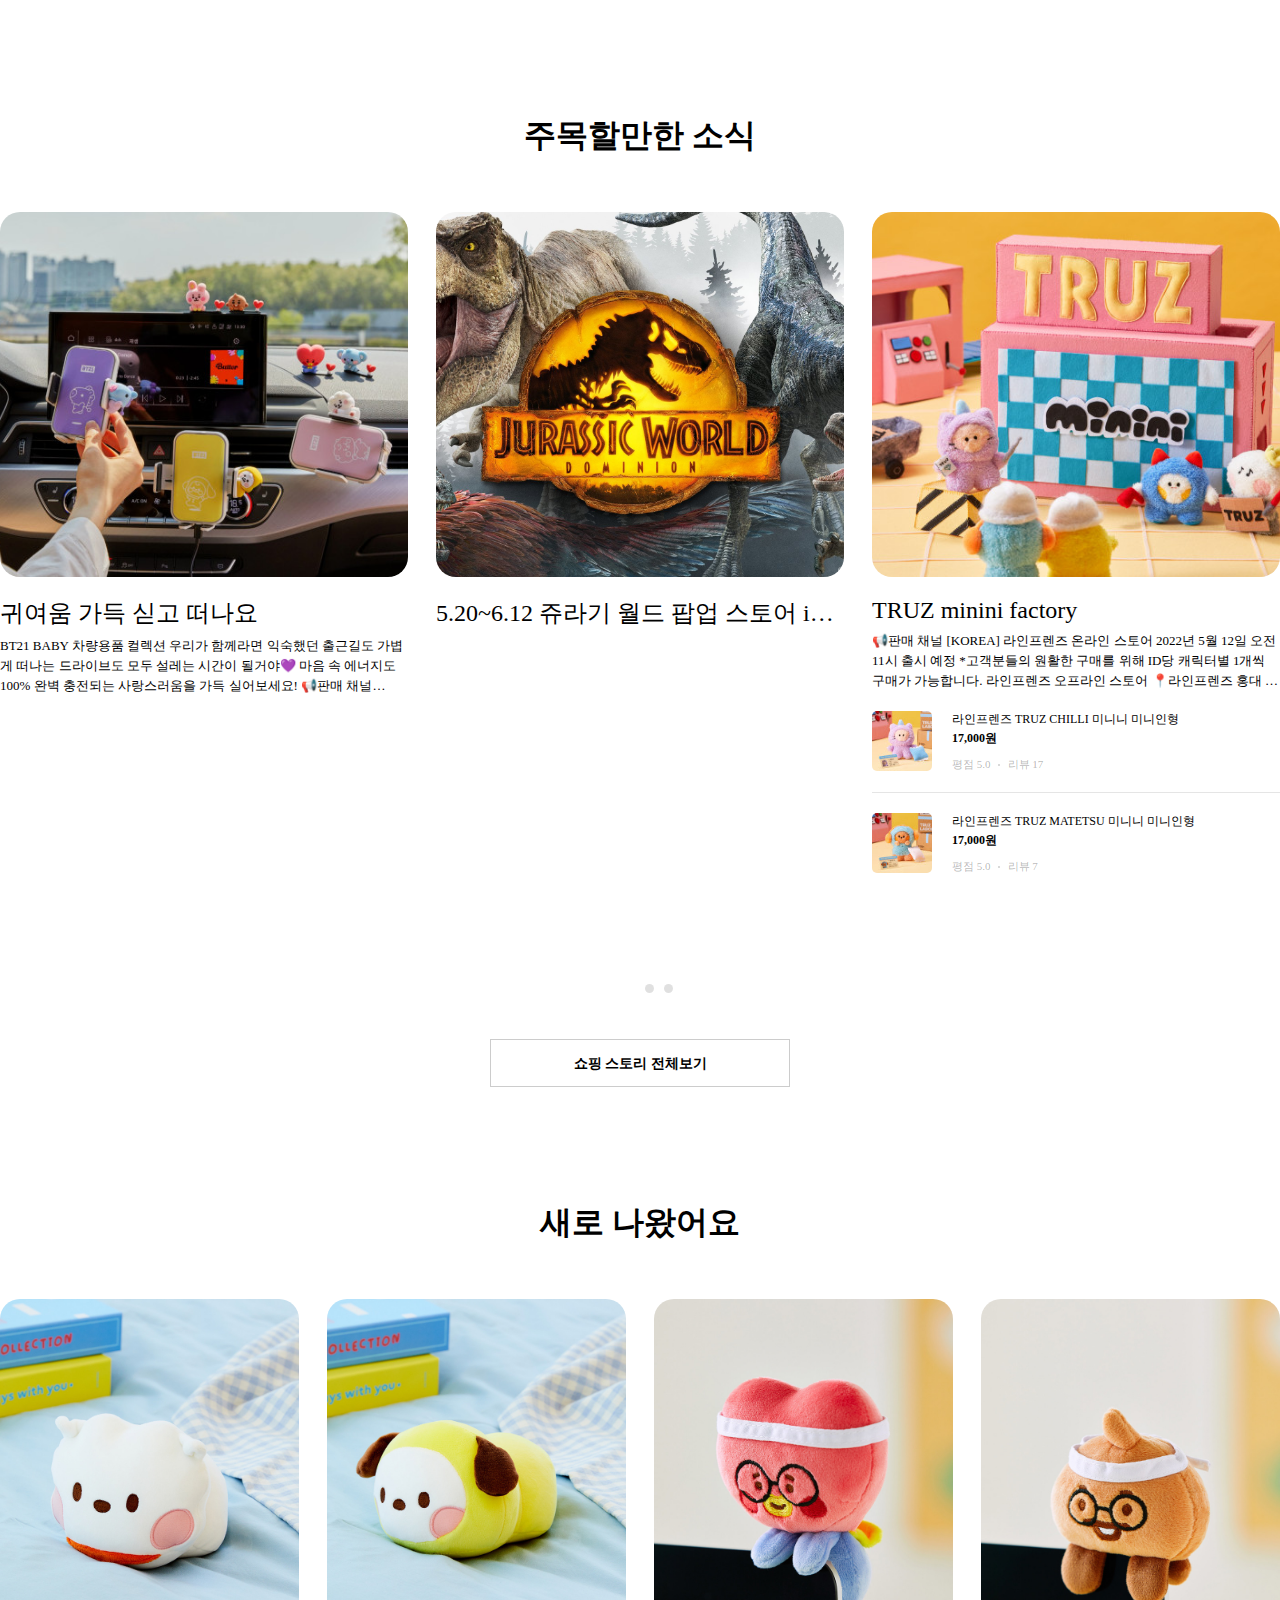
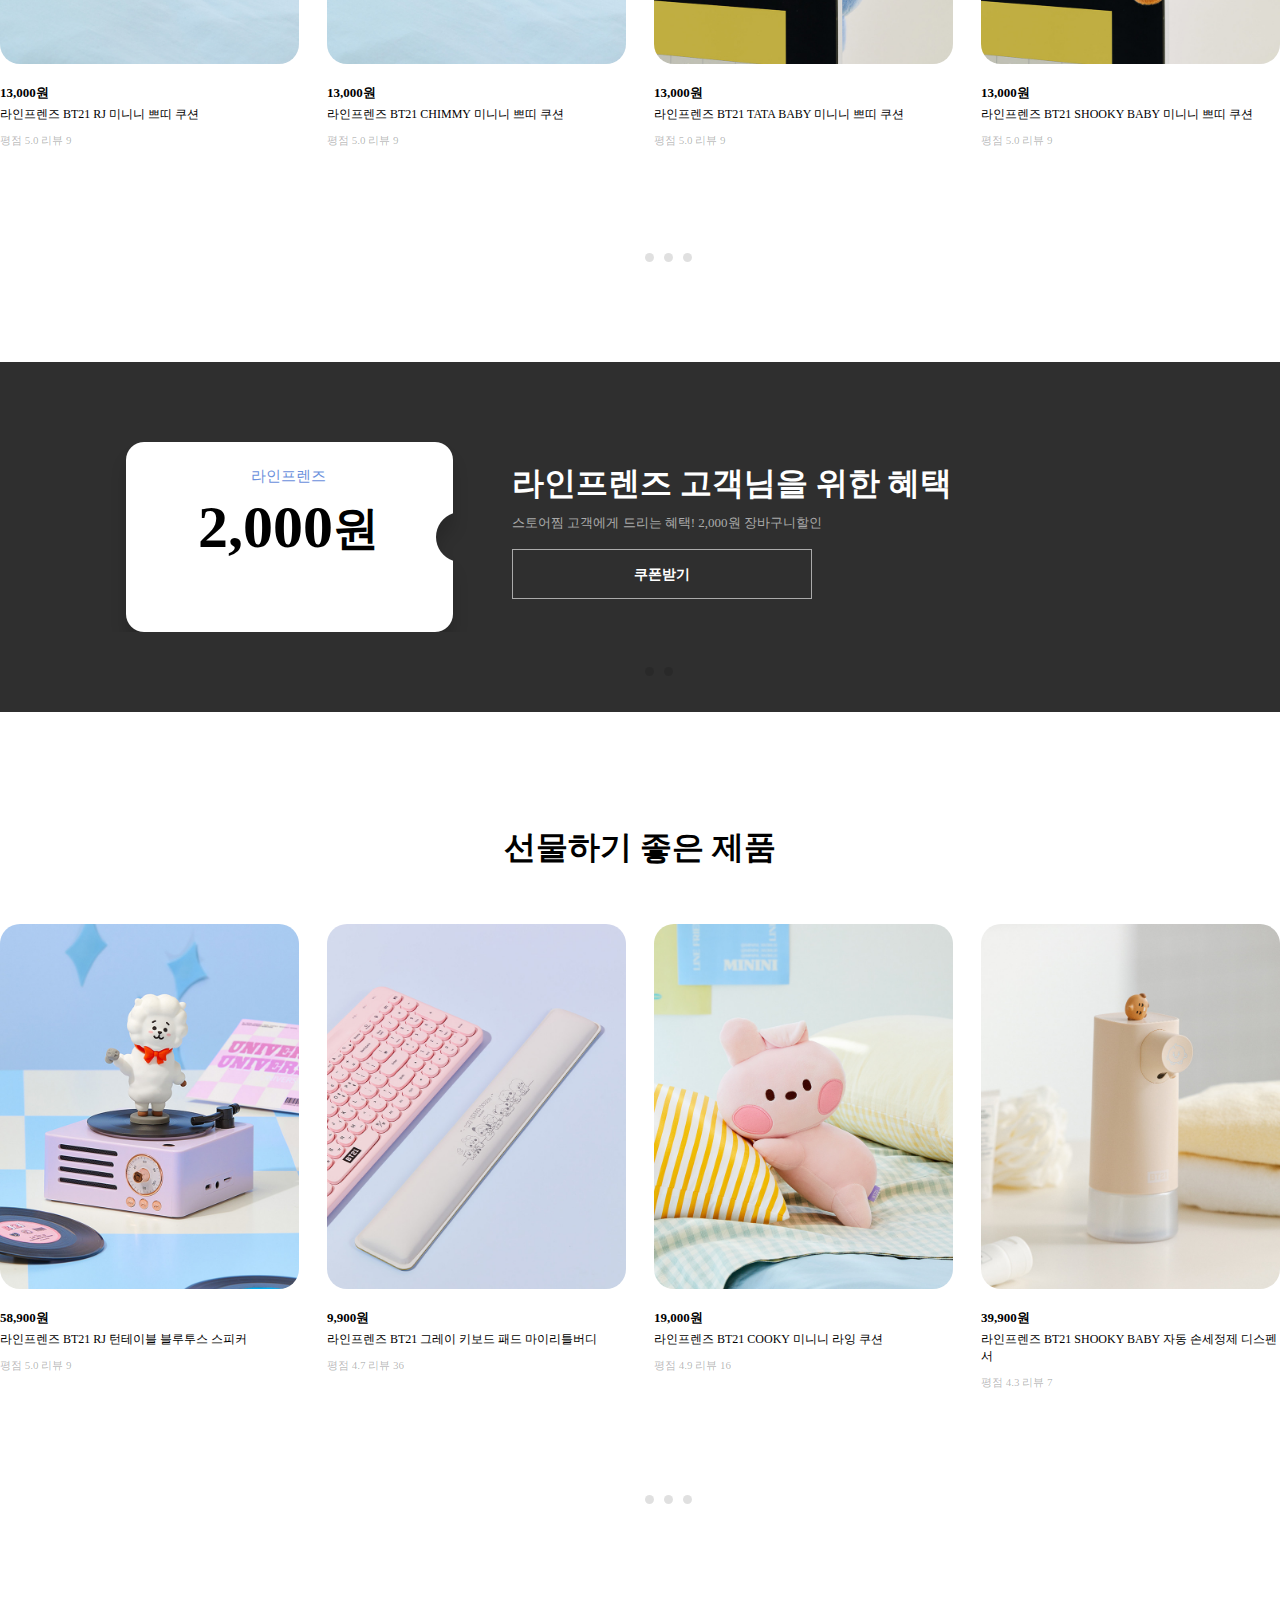
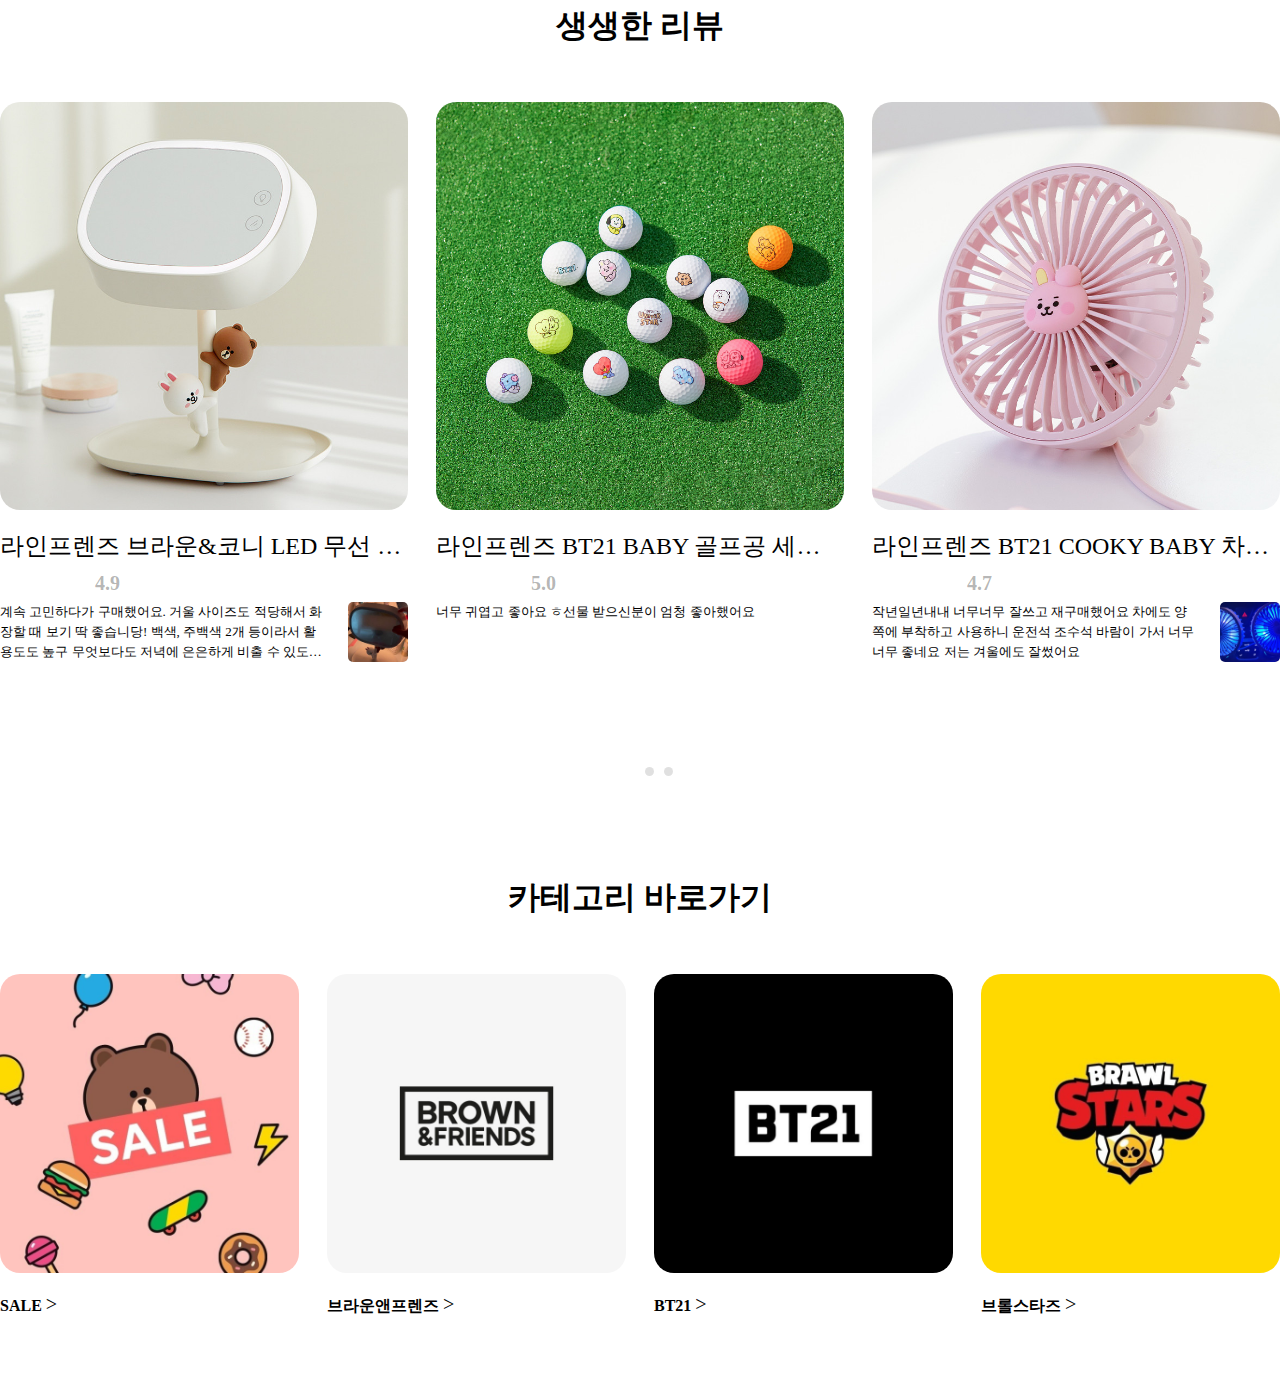
<file: linefriend-아람/index.html>
<!DOCTYPE html>
<html lang="ko">

<head>
  <meta charset="UTF-8">
  <meta http-equiv="X-UA-Compatible" content="IE=edge">
  <meta name="viewport" content="width=device-width, initial-scale=1.0">
  <title>라인프렌즈</title>

  <link rel="stylesheet" href="./src/css/style.css" />

</head>

<body>
  <section class="main-section" id="shopping-story">
    <div class="container">
      <h2 class="title">주목할만한 소식</h2>
      <div class="contents-view">
        <ul class="contents three">
          <li class="content">
            <a href="https://brand.naver.com/linefriends/shoppingstory/detail?id=2002764250"></a>
            <div class="content-img" style="background-image: url(./src/css/img/main/01-shopping-story/main-img16.jpg)">
            </div>
            <div class="content-desc">
              <h3>귀여움 가득 싣고 떠나요</h3>
              <p>
                BT21 BABY
                차량용품 컬렉션
                우리가 함께라면 익숙했던 출근길도
                가볍게 떠나는 드라이브도
                모두 설레는 시간이 될거야💜
                마음 속 에너지도 100% 완벽 충전되는
                사랑스러움을 가득 실어보세요!
                📢판매 채널
                [KOREA]
                라인프렌즈 온라인 스토어
                라인프렌즈 오프라인 스토어
                라인프렌즈 오프라인 스토어 전 매장
                *매장 오픈 시간에 따라 구매가 가능합니다.
              </p>
            </div>
            <!-- <ul class="items">
              <li class="item">
                <div class="item-img"
                  style="background-image: url(./src/css/img/main/01-shopping-story/main-img02.jpg)">
                </div>
                <div class="item-desc">
                  <span>라인프렌즈 TRUZ CHILLI 미니니 미니인형</span>
                  <span>17,000원</span>
                  <div>
                    <span>평점 5.0</span>
                    <span>리뷰 17</span>
                  </div>
                </div>
              </li>
              <li class="item">
                <div class="item-img"
                  style="background-image: url(./src/css/img/main/01-shopping-story/main-img03.jpg)">
                </div>
                <div class="item-desc">
                  <span>라인프렌즈 TRUZ MATETSU 미니니 미니인형</span>
                  <span>17,000원</span>
                  <div>
                    <span>평점 5.0</span>
                    <span>리뷰 7</span>
                  </div>
                </div>
              </li>
            </ul> -->
          </li>
          <li class="content">
            <a href="https://brand.naver.com/linefriends/shoppingstory/detail?id=2002763863"></a>
            <div class="content-img"
              style="background-image: url(./src/css/img/main/01-shopping-story/main-img17.jfif)">
            </div>
            <div class="content-desc">
              <h3>5.20~6.12 쥬라기 월드 팝업 스토어 in 라인프렌즈 강남</h3>
              <p>
              </p>
            </div>
            <!-- <ul class="items">
              <li class="item">
                <div class="item-img"
                  style="background-image: url(./src/css/img/main/01-shopping-story/main-img05.jpg);">
                </div>
                <div class="item-desc">
                  <span>라인프렌즈 BT21 KOYA BABY 스터디윗미 모니터 인형</span>
                  <span>15,000원</span>
                  <div>
                    <span>평점 5.0</span>
                    <span>리뷰 5</span>
                  </div>
                </div>
              </li>
              <li class="item">
                <div class="item-img"
                  style="background-image: url(./src/css/img/main/01-shopping-story/main-img06.jpg);">
                </div>
                <div class="item-desc">
                  <span>라인프렌즈 BT21 RJ BABY 스터디윗미 모니터 인형</span>
                  <span>15,000원</span>
                  <div>
                    <span>평점 5.0</span>
                    <span>리뷰 38</span>
                  </div>
                </div>
              </li>
            </ul> -->
          </li>
          <li class="content">
            <a href="https://brand.naver.com/linefriends/shoppingstory/detail?id=2002732746"></a>
            <div class="content-img" style="background-image: url(./src/css/img/main/01-shopping-story/main-img01.jpg)">
            </div>
            <div class="content-desc">
              <h3>TRUZ minini factory</h3>
              <p>
                📢판매 채널 [KOREA]
                라인프렌즈 온라인 스토어
                2022년 5월 12일 오전 11시 출시 예정
                *고객분들의 원활한 구매를 위해
                ID당 캐릭터별 1개씩 구매가 가능합니다.
                라인프렌즈 오프라인 스토어
                📍라인프렌즈 홍대 플래그십 스토어
                2022년 5월 14일 12시 30분 출시 예정
                *한정된 수량으로 인해
                1인당 캐릭터별 2개씩 구매가 가능합니다.
                매장의 조기 품절에 대한 여부는
                구매 대기해 주신 순서대로 현장 안내드릴 예정입니다.
              </p>
            </div>
            <ul class="items">
              <li class="item">
                <div class="item-img"
                  style="background-image: url(./src/css/img/main/01-shopping-story/main-img02.jpg)">
                </div>
                <div class="item-desc">
                  <span>라인프렌즈 TRUZ CHILLI 미니니 미니인형</span>
                  <span>17,000원</span>
                  <div>
                    <span>평점 5.0</span>
                    <span>리뷰 17</span>
                  </div>
                </div>
              </li>
              <li class="item">
                <div class="item-img"
                  style="background-image: url(./src/css/img/main/01-shopping-story/main-img03.jpg)">
                </div>
                <div class="item-desc">
                  <span>라인프렌즈 TRUZ MATETSU 미니니 미니인형</span>
                  <span>17,000원</span>
                  <div>
                    <span>평점 5.0</span>
                    <span>리뷰 7</span>
                  </div>
                </div>
              </li>
            </ul>
          </li>
          <li class="content">
            <a href="https://brand.naver.com/linefriends/shoppingstory/detail?id=2002683458"></a>
            <div class="content-img" style="background-image: url(./src/css/img/main/01-shopping-story/main-img04.jpg)">
            </div>
            <div class="content-desc">
              <h3>언제나 지켜보는 중!</h3>
              <p>
                BT21 BABY Study With Me
                모니터 인형
                앙증맞은 열공룩을 장착한
                베이비들의 뜨거운 시선!👀
                요리보고 조리봐도
                나만 바라보는 사랑스러운 심쿵 눈빛💗
                24시간 내 주위에 쏟아지는
                작지만 열띤 응원을
                마음껏 누려보세요!
                📢판매 채널
                [KOREA]
                라인프렌즈 온라인 스토어
                라인프렌즈 오프라인 스토어 전체
                5월 11일 홍대점,
                5월 12일 인사동점
                *매장별 오픈 시간에 따라 구매가 가능합니다.
              </p>
            </div>
            <ul class="items">
              <li class="item">
                <div class="item-img"
                  style="background-image: url(./src/css/img/main/01-shopping-story/main-img05.jpg);">
                </div>
                <div class="item-desc">
                  <span>라인프렌즈 BT21 KOYA BABY 스터디윗미 모니터 인형</span>
                  <span>15,000원</span>
                  <div>
                    <span>평점 5.0</span>
                    <span>리뷰 5</span>
                  </div>
                </div>
              </li>
              <li class="item">
                <div class="item-img"
                  style="background-image: url(./src/css/img/main/01-shopping-story/main-img06.jpg);">
                </div>
                <div class="item-desc">
                  <span>라인프렌즈 BT21 RJ BABY 스터디윗미 모니터 인형</span>
                  <span>15,000원</span>
                  <div>
                    <span>평점 5.0</span>
                    <span>리뷰 38</span>
                  </div>
                </div>
              </li>
            </ul>
          </li>
          <li class="content">
            <a href="https://brand.naver.com/linefriends/shoppingstory/detail?id=2002729777"></a>
            <div class="content-img" style="background-image: url(./src/css/img/main/01-shopping-story/main-img07.jpg)">
            </div>
            <div class="content-desc">
              <h3>레트로 감성의 리듬속으로</h3>
              <p>
                BT21
                턴테이블 블루투스 스피커
                음악이 흐르면
                턴테이블 위에서 빙그르르~
                춤추는 BT21 친구들!
                블루투스로 어디서든지 흥겨운 리듬을 즐기고
                라디오 모드로 잔잔한 레트로 감성까지✨
                아날로그의 매력을 새롭게 재해석한
                유니크한 스피커를 만나보세요.
                📢판매 채널
                [KOREA]
                라인프렌즈 온라인 스토어
                라인프렌즈 오프라인 스토어
                라인프렌즈 홍대 플래그십 스토어(위치안내)
                라인프렌즈 플레이 인사동점(위치안내)
                *매장 오픈 시간에 따라 구매가 가능합니다.
                *강남점은 리뉴얼 중!
                5월 7일, 새롭게 단장하는
                라인프렌즈 강남 플래그십 스토어에서 만나보세요!
                📍라인프렌즈 강남 플래그십 스토어 (위치 안내)
                [Global Customers]
                @LINE FRIENDS COLLECTION
              </p>
            </div>
            <ul class="items">
              <li class="item">
                <div class="item-img"
                  style="background-image: url(./src/css/img/main/01-shopping-story/main-img08.jpg);">
                </div>
                <div class="item-desc">
                  <span>라인프렌즈 BT21 KOYA 턴테이블 블루투스 스피커</span>
                  <span>58,900원</span>
                  <div>
                    <span>평점 5.0</span>
                    <span>리뷰 2</span>
                  </div>
                </div>
              </li>
              <li class="item">
                <div class="item-img"
                  style="background-image: url(./src/css/img/main/01-shopping-story/main-img09.jpg);">
                </div>
                <div class="item-desc">
                  <span>라인프렌즈 BT21 RJ 턴테이블 블루투스 스피커</span>
                  <span>58,900원</span>
                  <div>
                    <span>평점 5.0</span>
                    <span>리뷰 8</span>
                  </div>
                </div>
              </li>
            </ul>
          </li>
          <li class="content">
            <a href="https://brand.naver.com/linefriends/shoppingstory/detail?id=2002717125"></a>
            <div class="content-img" style="background-image: url(./src/css/img/main/01-shopping-story/main-img10.jpg)">
            </div>
            <div class="content-desc">
              <h3>햇살 가득 담아</h3>
              <p>
                📢판매 채널
                [KOREA]
                라인프렌즈 온라인 스토어
                라인프렌즈 오프라인 스토어
                라인프렌즈 홍대 플래그십 스토어(위치안내)
                라인프렌즈 플레이 인사동점(위치안내)
                *매장 오픈 시간에 따라 구매가 가능합니다.
                *강남점은 리뉴얼 중!
                5월 7일, 새롭게 단장하는
                라인프렌즈 강남 플래그십 스토어에서 만나보세요!
                📍라인프렌즈 강남 플래그십 스토어 (위치 안내)
                [Global Customers]
                @LINE FRIENDS COLLECTION
              </p>
            </div>
            <ul class="items">
              <li class="item">
                <div class="item-img"
                  style="background-image: url(./src/css/img/main/01-shopping-story/main-img11.jpg);">
                </div>
                <div class="item-desc">
                  <span>라인프렌즈 미니니 블루 우븐 파자마 세트</span>
                  <span>49,000원</span>
                  <div>
                    <span>평점 4.9</span>
                    <span>리뷰 14</span>
                  </div>
                </div>
              </li>
              <li class="item">
                <div class="item-img"
                  style="background-image: url(./src/css/img/main/01-shopping-story/main-img12.jpg);">
                </div>
                <div class="item-desc">
                  <span>라인프렌즈 미니니 핑크 우븐 파자마 세트</span>
                  <span>49,000원</span>
                  <div>
                    <span>평점 5.0</span>
                    <span>리뷰 7</span>
                  </div>
                </div>
              </li>
            </ul>
          </li>
          <!-- <li class="content">
            <a href="https://brand.naver.com/linefriends/shoppingstory/detail?id=2002717126"></a>
            <div class="content-img" style="background-image: url(./src/css/img/main/01-shopping-story/main-img13.jpg)">
            </div>
            <div class="content-desc">
              <h3>와글와글 채우는 사랑스러움</h3>
              <p>
                📢판매 채널
                [KOREA]
                마스킹 테이프는 4월 29일 순차 출시될 예정입니다.
                라인프렌즈 온라인 스토어
                라인프렌즈 오프라인 스토어
                *인형 마그넷은 4월 28일 출시 예정
                라인프렌즈 홍대 플래그십 스토어(위치안내)
                라인프렌즈 플레이 인사동점(위치안내)
                *매장 오픈 시간에 따라 구매가 가능합니다.
                *강남점은 리뉴얼 중!
                5월 7일, 새롭게 단장하는
                라인프렌즈 강남 플래그십 스토어에서 만나보세요!
                📍라인프렌즈 강남 플래그십 스토어 (위치 안내)
                [Global Customers]
                @LINE FRIENDS COLLECTION
                masking tape release on 4.28 7PM
              </p>
            </div>
            <ul class="items">
              <li class="item">
                <div class="item-img"
                  style="background-image: url(./src/css/img/main/01-shopping-story/main-img14.jpg);">
                </div>
                <div class="item-desc">
                  <span>라인프렌즈 BT21 미니니 옐로우 우븐 파자마 세트</span>
                  <span>49,000원</span>
                  <div>
                    <span>평점 5.0</span>
                    <span>리뷰 1</span>
                  </div>
                </div>
              </li>
              <li class="item">
                <div class="item-img"
                  style="background-image: url(./src/css/img/main/01-shopping-story/main-img15.jpg);">
                </div>
                <div class="item-desc">
                  <span>라인프렌즈 BT21 미니니 퍼플 우븐 파자마 세트</span>
                  <span>49,000원</span>
                  <div>
                    <span>평점 4.9</span>
                    <span>리뷰 7</span>
                  </div>
                </div>
              </li>
            </ul>
          </li> -->
        </ul>
      </div>
      <div class="btn-group">
        <div class="arrow">
          <button class="prev">
            <svg xmlns="http://www.w3.org/2000/svg" width="70" height="70" viewBox="-24 -20 70 70"
              id="arrow_left_16x28_black" x="24">
              <path d="M14.652 0L16 1.494 2.911 14 16 26.506 14.652 28 0 14z" /></svg>
          </button>
          <button class="next">
            <svg xmlns="http://www.w3.org/2000/svg" width="70" height="70" viewBox="-30 -20 70 70"
              id="arrow_right_16x28_black" x="72">
              <path d="M1.348 0L0 1.494 13.089 14 0 26.506 1.348 28 16 14z">
            </svg>
          </button>
        </div>
        <ul class="dot">
        </ul>
      </div>
      <a href="#" class="all-shopping-story">쇼핑 스토리 전체보기</a>
    </div>
  </section>

  <section class="main-section" id="new-product">
    <div class="container">
      <h2 class="title">새로 나왔어요</h2>
      <div class="contents-view">
        <ul class="contents four">
          <li class="content">
            <a href=""></a>
            <div class="content-img" style="background-image: url(./src/css/img/main/02-new-product/main-img01.jpg);">
            </div>
            <div class="content-desc">
              <div class="price">13,000원</div>
              <div class="new-item">라인프렌즈 BT21 RJ 미니니 쁘띠 쿠션</div>
              <div class="grade">
                <span>평점 5.0</span>
                <span>리뷰 9</span>
              </div>
            </div>
          </li>
          <li class="content">
            <a href=""></a>
            <div class="content-img" style="background-image: url(./src/css/img/main/02-new-product/main-img02.jpg);">
            </div>
            <div class="content-desc">
              <div class="price">13,000원</div>
              <div class="new-item">라인프렌즈 BT21 CHIMMY 미니니 쁘띠 쿠션</div>
              <div class="grade">
                <span>평점 5.0</span>
                <span>리뷰 9</span>
              </div>
            </div>
          </li>
          <li class="content">
            <a href=""></a>
            <div class="content-img" style="background-image: url(./src/css/img/main/02-new-product/main-img03.jpg);">
            </div>
            <div class="content-desc">
              <div class="price">13,000원</div>
              <div class="new-item">라인프렌즈 BT21 TATA BABY 미니니 쁘띠 쿠션</div>
              <div class="grade">
                <span>평점 5.0</span>
                <span>리뷰 9</span>
              </div>
            </div>
          </li>
          <li class="content">
            <a href=""></a>
            <div class="content-img" style="background-image: url(./src/css/img/main/02-new-product/main-img04.jpg);">
            </div>
            <div class="content-desc">
              <div class="price">13,000원</div>
              <div class="new-item">라인프렌즈 BT21 SHOOKY BABY 미니니 쁘띠 쿠션</div>
              <div class="grade">
                <span>평점 5.0</span>
                <span>리뷰 9</span>
              </div>
            </div>
          </li>
          <li class="content">
            <a href=""></a>
            <div class="content-img" style="background-image: url(./src/css/img/main/02-new-product/main-img01.jpg);">
            </div>
            <div class="content-desc">
              <div class="price">13,000원</div>
              <div class="new-item">라인프렌즈 BT21 RJ 미니니 쁘띠 쿠션</div>
              <div class="grade">
                <span>평점 5.0</span>
                <span>리뷰 9</span>
              </div>
            </div>
          </li>
          <li class="content">
            <a href=""></a>
            <div class="content-img" style="background-image: url(./src/css/img/main/02-new-product/main-img02.jpg);">
            </div>
            <div class="content-desc">
              <div class="price">13,000원</div>
              <div class="new-item">라인프렌즈 BT21 CHIMMY 미니니 쁘띠 쿠션</div>
              <div class="grade">
                <span>평점 5.0</span>
                <span>리뷰 9</span>
              </div>
            </div>
          </li>
          <li class="content">
            <a href=""></a>
            <div class="content-img" style="background-image: url(./src/css/img/main/02-new-product/main-img03.jpg);">
            </div>
            <div class="content-desc">
              <div class="price">13,000원</div>
              <div class="new-item">라인프렌즈 BT21 TATA BABY 미니니 쁘띠 쿠션</div>
              <div class="grade">
                <span>평점 5.0</span>
                <span>리뷰 9</span>
              </div>
            </div>
          </li>
          <li class="content">
            <a href=""></a>
            <div class="content-img" style="background-image: url(./src/css/img/main/02-new-product/main-img04.jpg);">
            </div>
            <div class="content-desc">
              <div class="price">13,000원</div>
              <div class="new-item">라인프렌즈 BT21 SHOOKY BABY 미니니 쁘띠 쿠션</div>
              <div class="grade">
                <span>평점 5.0</span>
                <span>리뷰 9</span>
              </div>
            </div>
          </li>
          <li class="content">
            <a href=""></a>
            <div class="content-img" style="background-image: url(./src/css/img/main/02-new-product/main-img01.jpg);">
            </div>
            <div class="content-desc">
              <div class="price">13,000원</div>
              <div class="new-item">라인프렌즈 BT21 RJ 미니니 쁘띠 쿠션</div>
              <div class="grade">
                <span>평점 5.0</span>
                <span>리뷰 9</span>
              </div>
            </div>
          </li>
          <li class="content">
            <a href=""></a>
            <div class="content-img" style="background-image: url(./src/css/img/main/02-new-product/main-img02.jpg);">
            </div>
            <div class="content-desc">
              <div class="price">13,000원</div>
              <div class="new-item">라인프렌즈 BT21 CHIMMY 미니니 쁘띠 쿠션</div>
              <div class="grade">
                <span>평점 5.0</span>
                <span>리뷰 9</span>
              </div>
            </div>
          </li>
          <li class="content">
            <a href=""></a>
            <div class="content-img" style="background-image: url(./src/css/img/main/02-new-product/main-img03.jpg);">
            </div>
            <div class="content-desc">
              <div class="price">13,000원</div>
              <div class="new-item">라인프렌즈 BT21 TATA BABY 미니니 쁘띠 쿠션</div>
              <div class="grade">
                <span>평점 5.0</span>
                <span>리뷰 9</span>
              </div>
            </div>
          </li>
          <li class="content">
            <a href=""></a>
            <div class="content-img" style="background-image: url(./src/css/img/main/02-new-product/main-img04.jpg);">
            </div>
            <div class="content-desc">
              <div class="price">13,000원</div>
              <div class="new-item">라인프렌즈 BT21 SHOOKY BABY 미니니 쁘띠 쿠션</div>
              <div class="grade">
                <span>평점 5.0</span>
                <span>리뷰 9</span>
              </div>
            </div>
          </li>
        </ul>
      </div>
      <div class="btn-group">
        <div class="arrow">
          <button class="prev">
            <svg xmlns="http://www.w3.org/2000/svg" width="70" height="70" viewBox="-24 -20 70 70"
              id="arrow_left_16x28_black" x="24">
              <path d="M14.652 0L16 1.494 2.911 14 16 26.506 14.652 28 0 14z" /></svg>
          </button>
          <button class="next">
            <svg xmlns="http://www.w3.org/2000/svg" width="70" height="70" viewBox="-30 -20 70 70"
              id="arrow_right_16x28_black" x="72">
              <path d="M1.348 0L0 1.494 13.089 14 0 26.506 1.348 28 16 14z">
            </svg>
          </button>
        </div>
        <ul class="dot">
        </ul>
      </div>
    </div>
  </section>

  <section class="main-section" id="coupon">
    <div class="container">
      <div class="contents-view">
        <ul class="contents one">
          <li class="content">
            <div class="content-img">
              <div class="panel">
                <span>라인프렌즈</span>
                <div class="coupon-2000"><span>2,000</span><span>원</span></div>
                <span></span>
              </div>
              <img src="./src/css/img/main/03-coupon/coupon01.png" alt="" />
            </div>
            <div class="content-desc">
              <h2 class="title">라인프렌즈 고객님을 위한 혜택</h2>
              <p>스토어찜 고객에게 드리는 혜택! 2,000원 장바구니할인</p>
              <button>쿠폰받기</button>
            </div>
          </li>
          <li class="content">
            <div class="content-img">
              <div class="panel">
                <span>라인프렌즈</span>
                <div class="coupon-2000"><span>2,000</span><span>원</span></div>
                <span></span>
              </div>
              <img src="./src/css/img/main/03-coupon/coupon01.png" alt="" />
            </div>
            <div class="content-desc">
              <h2 class="title">라인프렌즈 고객님을 위한 혜택</h2>
              <p>스토어찜 고객에게 드리는 혜택! 2,000원 장바구니할인</p>
              <button>쿠폰받기</button>
            </div>
          </li>
        </ul>
      </div>
      <div class="btn-group">
        <ul class="dot">
        </ul>
      </div>
    </div>
  </section>

  <section class="main-section" id="for-gift">
    <div class="container">
      <h2 class="title">선물하기 좋은 제품</h2>
      <div class="contents-view">
        <ul class="contents four">
          <li class="content">
            <a href=""></a>
            <div class="content-img" style="background-image: url(./src/css/img/main/04-for-gift/main-img01.jpg);">
            </div>
            <div class="content-desc">
              <div class="price">58,900원</div>
              <div class="new-item">라인프렌즈 BT21 RJ 턴테이블 블루투스 스피커</div>
              <div class="grade">
                <span>평점 5.0</span>
                <span>리뷰 9</span>
              </div>
            </div>
          </li>
          <li class="content">
            <a href=""></a>
            <div class="content-img" style="background-image: url(./src/css/img/main/04-for-gift/main-img02.jpg);">
            </div>
            <div class="content-desc">
              <div class="price">9,900원</div>
              <div class="new-item">라인프렌즈 BT21 그레이 키보드 패드 마이리틀버디</div>
              <div class="grade">
                <span>평점 4.7</span>
                <span>리뷰 36</span>
              </div>
            </div>
          </li>
          <li class="content">
            <a href=""></a>
            <div class="content-img" style="background-image: url(./src/css/img/main/04-for-gift/main-img03.jpg);">
            </div>
            <div class="content-desc">
              <div class="price">19,000원</div>
              <div class="new-item">라인프렌즈 BT21 COOKY 미니니 라잉 쿠션</div>
              <div class="grade">
                <span>평점 4.9</span>
                <span>리뷰 16</span>
              </div>
            </div>
          </li>
          <li class="content">
            <a href=""></a>
            <div class="content-img" style="background-image: url(./src/css/img/main/04-for-gift/main-img04.jpg);">
            </div>
            <div class="content-desc">
              <div class="price">39,900원</div>
              <div class="new-item">라인프렌즈 BT21 SHOOKY BABY 자동 손세정제 디스펜서</div>
              <div class="grade">
                <span>평점 4.3</span>
                <span>리뷰 7</span>
              </div>
            </div>
          </li>
          <li class="content">
            <a href=""></a>
            <div class="content-img" style="background-image: url(./src/css/img/main/04-for-gift/main-img05.jpg);">
            </div>
            <div class="content-desc">
              <div class="price">28,000원</div>
              <div class="new-item">샐리 골프공 세트 (6개입)</div>
              <div class="grade">
                <span>평점 4.9</span>
                <span>리뷰 408</span>
              </div>
            </div>
          </li>
          <li class="content">
            <a href=""></a>
            <div class="content-img" style="background-image: url(./src/css/img/main/04-for-gift/main-img06.jpg);">
            </div>
            <div class="content-desc">
              <div class="price">39,000원</div>
              <div class="new-item">라인프렌즈 브라운 푹컵 텀블러</div>
              <div class="grade">
                <span>평점 4.8</span>
                <span>리뷰 28</span>
              </div>
            </div>
          </li>
          <li class="content">
            <a href=""></a>
            <div class="content-img" style="background-image: url(./src/css/img/main/04-for-gift/main-img07.jpg);">
            </div>
            <div class="content-desc">
              <div class="price">59,000원</div>
              <div class="new-item">라인프렌즈 스노우피크 브라운 미니 가랜더</div>
              <div class="grade">
                <span>평점 4.8</span>
                <span>리뷰 71</span>
              </div>
            </div>
          </li>
          <li class="content">
            <a href=""></a>
            <div class="content-img" style="background-image: url(./src/css/img/main/04-for-gift/main-img08.jpg);">
            </div>
            <div class="content-desc">
              <div class="price">65,000원</div>
              <div class="new-item">라인프렌즈 브라운 자라다자라난다 베이비 바디수트 세트</div>
              <div class="grade">
                <span>평점 4.9</span>
                <span>리뷰 25</span>
              </div>
            </div>
          </li>
          <li class="content">
            <a href=""></a>
            <div class="content-img" style="background-image: url(./src/css/img/main/04-for-gift/main-img09.jpg);">
            </div>
            <div class="content-desc">
              <div class="price">19,900원</div>
              <div class="new-item">라인프렌즈 미니브라운 탕온계</div>
              <div class="grade">
                <span>평점 4.9</span>
                <span>리뷰 22</span>
              </div>
            </div>
          </li>
          <li class="content">
            <a href=""></a>
            <div class="content-img" style="background-image: url(./src/css/img/main/04-for-gift/main-img10.jpg);">
            </div>
            <div class="content-desc">
              <div class="price">19,900원</div>
              <div class="new-item">라인프렌즈 미니브라운 온습도계</div>
              <div class="grade">
                <span>평점 4.8</span>
                <span>리뷰 259</span>
              </div>
            </div>
          </li>
          <li class="content">
            <a href=""></a>
            <div class="content-img" style="background-image: url(./src/css/img/main/04-for-gift/main-img11.jpg);">
            </div>
            <div class="content-desc">
              <div class="price">6,900원</div>
              <div class="new-item">라인프렌즈 BT21 SHOOKY 미니니 접착 패드</div>
              <div class="grade">
                <span>평점 5.0</span>
                <span>리뷰 1</span>
              </div>
            </div>
          </li>
          <li class="content">
            <a href=""></a>
            <div class="content-img" style="background-image: url(./src/css/img/main/04-for-gift/main-img12.jpg);">
            </div>
            <div class="content-desc">
              <div class="price">6,900원</div>
              <div class="new-item">라인프렌즈 BT21 미니니 항균 빅 데코 스티커</div>
              <div class="grade">
                <span>평점 5.0</span>
                <span>리뷰 2</span>
              </div>
            </div>
          </li>
        </ul>
      </div>
      <div class="btn-group">
        <div class="arrow">
          <button class="prev">
            <svg xmlns="http://www.w3.org/2000/svg" width="70" height="70" viewBox="-24 -20 70 70"
              id="arrow_left_16x28_black" x="24">
              <path d="M14.652 0L16 1.494 2.911 14 16 26.506 14.652 28 0 14z" />
            </svg>
          </button>
          <button class="next">
            <svg xmlns="http://www.w3.org/2000/svg" width="70" height="70" viewBox="-30 -20 70 70"
              id="arrow_right_16x28_black" x="72">
              <path d="M1.348 0L0 1.494 13.089 14 0 26.506 1.348 28 16 14z">
            </svg>
          </button>
        </div>
        <ul class="dot">
        </ul>
      </div>
    </div>
  </section>

  <section class="main-section" id="reviews">
    <div class="container">
      <h2 class="title">생생한 리뷰</h2>
      <div class="contents-view">
        <ul class="contents three">
          <li class="content">
            <a href=""></a>
            <div class="content-img" style="background-image: url(./src/css/img/main/05-reviews/main-img01.jpg);"></div>
            <div class="content-desc">
              <h3>라인프렌즈 브라운&코니 LED 무선 거울 무드등</h3>
              <div class="review">
                <div class="grade">
                  <div class="star">
                    <div class="star-fill" style="width: 97%"></div>
                    <span class="sr-only">평점</span>
                  </div>
                  <span class="number">4.9</span>
                </div>
                <div class="main-review">
                  <div class="item-img" style="background-image: url(./src/css/img/main/05-reviews/main-img02.jpg)">
                  </div>
                  <p class="review-desc">
                    계속 고민하다가 구매했어요. 거울 사이즈도 적당해서 화장할 때 보기 딱 좋습니당!
                    백색, 주백색 2개 등이라서 활용도도 높구 무엇보다도 저녁에 은은하게 비출 수 있도록 빛 조절 돼서 좋아요! 제일 마음에 드는건 코니랑 브라우니가 너어어어무 귀엽구 ㅠㅠ 피규어가
                    커서
                    예뻐요
                  </p>
                </div>
              </div>
            </div>
          </li>
          <li class="content">
            <a href="#"></a>
            <div class="content-img" style="background-image: url(./src/css/img/main/05-reviews/main-img03.jpg)">
            </div>
            <div class="content-desc">
              <h3>라인프렌즈 BT21 BABY 골프공 세트 (12개입)</h3>
              <div class="review">
                <div class="grade">
                  <div class="star">
                    <div class="star-fill" style="width: 100%"></div>
                    <span class="sr-only">평점</span>
                  </div>
                  <span class="number">5.0</span>
                </div>
                <div class="main-review">
                  <div class="item-img"></div>
                  <p class="review-desc">
                    너무 귀엽고 좋아요 ㅎ선물 받으신분이 엄청 좋아했어요
                  </p>
                </div>
              </div>
            </div>
          </li>
          <li class="content">
            <a href="#"></a>
            <div class="content-img" style="background-image: url(./src/css/img/main/05-reviews/main-img04.jpg)">
            </div>
            <div class="content-desc">
              <h3>라인프렌즈 BT21 COOKY BABY 차량용 라이팅 선풍기</h3>
              <div class="review">
                <div class="grade">
                  <div class="star">
                    <div class="star-fill" style="width: 94%"></div>
                    <span class="sr-only">평점</span>
                  </div>
                  <span class="number">4.7</span>
                </div>
                <div class="main-review">
                  <div class="item-img" style="background-image: url(./src/css/img/main/05-reviews/main-img05.jpg)">
                  </div>
                  <p class="review-desc">
                    작년일년내내 너무너무 잘쓰고 재구매했어요
                    차에도 양쪽에 부착하고 사용하니 운전석 조수석 바람이 가서 너무너무 좋네요
                    저는 겨울에도 잘썼어요
                  </p>
                </div>
              </div>
            </div>
          </li>
          <li class="content">
            <a href=""></a>
            <div class="content-img" style="background-image: url(./src/css/img/main/05-reviews/main-img06.jpg);"></div>
            <div class="content-desc">
              <h3>라인프렌즈 브라운 실리콘 리모컨 무드등</h3>
              <div class="review">
                <div class="grade">
                  <div class="star">
                    <div class="star-fill" style="width: 95%"></div>
                    <span class="sr-only">평점</span>
                  </div>
                  <span class="number">4.8</span>
                </div>
                <div class="main-review">
                  <div class="item-img" style="background-image: url(./src/css/img/main/05-reviews/main-img07.jpg)">
                  </div>
                  <p class="review-desc">
                    카카오 프랜즈 학기초인데 이것저것 할인가가 넘착해서 문구류 위주로 장바구니에 담다가 전에 딸아이가 사달랬던 브라운 실리콘 조명이 넘착한가격~27000원이라 고민없이 같이
                    주문했어요.
                    이것저것 11가지나 담다보니 배송이 28까지된다네여. 요즘 택배대란까지 있다보니 오래걸려서 혹시 품절상품생겨 못받는다고 연락올까봐 조마조마 했지만 느긋하게 기다렸더니 벌써
                    도착했어요!! 자는방 침대 머리위는 젤작은단계로 켜도 환해서 머리 아래쪽에 두기로했어요. 사진은 젤 약한단계로 찍은거예요. 발쪽에 두니 은은하니 꿀잠 잤어요^^ 받자마자 살짝켜보고
                    충전 시켰는데 5시간 완충되면 젤밝은단계로 6시간이상 간다니~ 젤약한 단계로 몇시간 더 가겠네요.
                    한번충전하면 몇일간 쓸수있겠어요!!
                    실리콘제질이다보니 부들부들해서 자꾸 안고싶은데 하양이다보니 색이 변할까봐 만지작 거리는건 닦아줄때 열심히 하고 자기전에만 살짝 해야겠네영~ 서프라이즈로 엄청 큰상자가 와서 신나게
                    언박싱하던 딸^^

                    카카오 프랜즈 매장에 항상 방앗간처럼 들렸더니 좋은상품 저렴하게 겟해서 좋았어요♡
                    세일상품은 사랑입니다💕
                  </p>
                </div>
              </div>
            </div>
          </li>
          <li class="content">
            <a href="#"></a>
            <div class="content-img" style="background-image: url(./src/css/img/main/05-reviews/main-img08.jpg)">
            </div>
            <div class="content-desc">
              <h3>라인프렌즈 브라운 체중계</h3>
              <div class="review">
                <div class="grade">
                  <div class="star">
                    <div class="star-fill" style="width: 97%"></div>
                    <span class="sr-only">평점</span>
                  </div>
                  <span class="number">4.9</span>
                </div>
                <div class="main-review">
                  <div class="item-img" style="background-image: url(./src/css/img/main/05-reviews/main-img09.jpg)">
                  </div>
                  <p class="review-desc">
                      브라운💕❤️ 정확하게 측정돼요
                    </p>
                  
                </div>
              </div>
          </li>
        </ul>
      </div>
      <div class="btn-group">
        <div class="arrow">
          <button class="prev">
            <svg xmlns="http://www.w3.org/2000/svg" width="70" height="70" viewBox="-24 -20 70 70"
              id="arrow_left_16x28_black" x="24">
              <path d="M14.652 0L16 1.494 2.911 14 16 26.506 14.652 28 0 14z" /></svg>
          </button>
          <button class="next">
            <svg xmlns="http://www.w3.org/2000/svg" width="70" height="70" viewBox="-30 -20 70 70"
              id="arrow_right_16x28_black" x="72">
              <path d="M1.348 0L0 1.494 13.089 14 0 26.506 1.348 28 16 14z">
            </svg>
          </button>
        </div>
        <ul class="dot">
        </ul>
      </div>
    </div>
  </section>

  <!-- <section class="main-section" id="special">
    <div class="container">
      <h2 class="title">#특별함을 담아</h2>
      <div class="contents-view">
        <ul class="contents one">
        </ul>
      </div>
      <div class="btn-group">
        <div class="arrow">
          <button class="prev">
            <svg xmlns="http://www.w3.org/2000/svg" width="70" height="70" viewBox="-24 -20 70 70"
              id="arrow_left_16x28_black" x="24">
              <path d="M14.652 0L16 1.494 2.911 14 16 26.506 14.652 28 0 14z" /></svg>
          </button>
          <button class="next">
            <svg xmlns="http://www.w3.org/2000/svg" width="70" height="70" viewBox="-30 -20 70 70"
              id="arrow_right_16x28_black" x="72">
              <path d="M1.348 0L0 1.494 13.089 14 0 26.506 1.348 28 16 14z">
            </svg>
          </button>
        </div>
        <ul class="dot">
        </ul>
      </div>
    </div>
  </section> -->

  <section class="main-section" id="category">
    <div class="container">
      <h2 class="title">카테고리 바로가기</h2>
      <div class="contents-view">
        <ul class="contents four">
          <li class="content">
            <a href=""></a>
            <div class="content-img" style="background-image: url(./src/css/img/main/06-category/main-img01.jpg);">
            </div>
            <div class="content-desc">
              <strong>SALE</strong>
            </div>
          </li>
          <li class="content">
            <a href=""></a>
            <div class="content-img" style="background-image: url(./src/css/img/main/06-category/main-img02.jpg);">
            </div>
            <div class="content-desc">
              <strong>브라운앤프렌즈</strong>
            </div>
          </li>
          <li class="content">
            <a href="#"></a>
            <div class="content-img" style="background-image: url(./src/css/img/main/06-category/main-img03.jpg);">
            </div>
            <div class="content-desc">
              <strong>BT21</strong>
            </div>
          </li>
          <li class="content">
            <a href=""></a>
            <div class="content-img" style="background-image: url(./src/css/img/main/06-category/main-img04.jpg);">
            </div>
            <div class="content-desc">
              <strong>브롤스타즈</strong>
            </div>
          </li>
        </ul>
      </div>
    </div>
  </section>


</body>
<script src="./src/js/btn.js"></script>
<script src="./src/js/createDot.js"></script>
<script src="./src/js/slideContents.js"></script>
<!-- <script src="./src/js/01-shopping-story.js"></script> -->

</html>
</file>
<file: linefriend-아람/src/css/style.css>
:root {
  --current-color: #2f2f2f;
  --normal-color: #0000001f;

  --font-section-title: 32px;
  --font-contents-title: 24px;
  --font-contents-description: 13px;
  --font-item: 12px;

  --space-small: 7px;
  --space-medium: 15px;
  --space-large: 20px;
}

* {
  margin: 0;
  padding: 0;
  box-sizing: border-box;
}

ul {
  list-style: none;
}

button {
  background-color: inherit;
  border: none;
}

a {
  text-decoration: none;
  color: inherit;
  cursor: pointer;
}

.sr-only {
  display: none;
}

.container {
  position: relative;
  width: 1280px;
  margin: 0 auto;
  display: flex;
  flex-direction: column;
  align-items: center;
}

.main-section {
  margin: 114px 0;
}

.arrow {
  opacity: 0;
  overflow: hidden;
}

.main-section .title {
  margin-bottom: 54px;
  font-size: var(--font-section-title); 
}

.contents-view {
  width: 100%;
  overflow: hidden;
}

.contents {
  display: flex;
  position: relative;
  right: 0;
}

.contents .content {
  margin: 0 14px;
}

.contents .content:first-child {
  margin-left: 0;
}
.contents .content:last-child {
  margin-right: 0;
}

.contents .content-img {
  border-radius: 20px;
}

.contents .content-desc {
  margin-top: var(--space-large);
}

.contents .content-desc h3, 
.contents .content-desc p  {
  display: -webkit-box;
  -webkit-box-orient: vertical;
  text-overflow: ellipsis;
  overflow: hidden;
}

.content > a {
  position: absolute;
}

.content-desc h3 {
  font-weight: normal;
  font-size: var(--font-contents-title);
  -webkit-line-clamp: 1;
}

.content-desc p {
  margin-top: var(--space-small);
  font-size: var(--font-contents-description);
  -webkit-line-clamp: 3;
  max-height: 60px;
  line-height: 1.54;
}

.content-desc .price {
  font-size: 13px;
  font-weight: 700;
}

.content-desc .new-item {
  font-size: 12px;
  margin-top: 4px;
}

.content-desc .grade {
  font-size: 11px;
  color: rgba(0, 0, 0, .3);
  margin-top: 10px;
}


.btn-group {
  margin-top: 100px;
}

.btn-group button {
  cursor: pointer;
}

.main-section:hover .arrow {
  opacity: 1;  
  overflow: visible;
  transition: opacity ease 0.3s 0s;
}

.btn-group .arrow > * {
  width: 70px;
  height: 70px;
  border: 1px solid rgba(0, 0, 0, 0.1);
  position: absolute;
  top: 260px;
}

.prev {
  left: -8%;
}

.next {
  right: -8%;
}

.btn-group .arrow svg {
  position: absolute;
  top: 0;
  z-index: -1;
}

.btn-group .arrow .prev svg {
  left: 0;
}

.btn-group .arrow .next svg {
  right: 0;
}

.btn-group .arrow > *:hover svg {
  background-color: #000;
}

.btn-group .arrow > *:hover path {
  fill: rgba(255, 255, 255, 0.9);
}

.btn-group .dot {
  display: flex;
  width:0;
  height: 0;
}


.btn-group .dot button {
  position: relative;
  width: 9px;
  height: 9px;
  margin: 5px;
  border-radius: 50%;
  background-color: var(--normal-color);
}

.btn-group .dot button.current-page {
  background-color: var(--current-color);
}



/* Three Contents */

.contents.next-shift {
  transition: right ease 1s 0;
}

.contents.three .content-img {
  width: 408px;
  height: 408px;
  background-size: cover;
  background-position: center;
}

.contents.three .content .item-img {
  width: 60px;
  height: 60px;
  border-radius: 5px;
  background-size: cover;
}

.contents.three .content > a {
  width: 408px;
}

/* Four Contents */

.contents.four .content-img {
  width: 299px;
  height: 365px;
  background-size: cover;
}

.contents.four .content > a {
  width: 299px;
}


/* Shopping Story */

#shopping-story .content .content-img {
  height: 365px;
}

#shopping-story .content:nth-child(2) .content-img {
  background-size: 600px;
  background-position-x: -100px;
}

#shopping-story .contents .content .items {
  margin-top: var(--space-large);
}

#shopping-story .contents .content .items .item {
  display: flex;
}

#shopping-story .contents .content .items .item:last-child {
  margin-top: var(--space-large);
  padding-top: var(--space-large);
  border-top: 1px solid rgba(0, 0, 0, 0.1);
}

#shopping-story .contents .content .items .item .item-desc {
  display: flex;
  flex-direction: column;
  margin-left: var(--space-large);
}

#shopping-story .contents .content .items .item .item-desc > span {
  font-size: var(--font-item);
}

#shopping-story .contents .content .items .item .item-desc > span:nth-child(2) {
  margin-top: 2px;
  font-weight: 700;
}

#shopping-story .contents .content .items .item .item-desc > div {
  margin-top: var(--space-small);
}

#shopping-story .contents .content .items .item .item-desc > div > span {
  font-size: 11px;
  color: rgba(0, 0, 0, .3);
}

#shopping-story .contents .content .items .item .item-desc > div > span:last-child {
  position: relative;
  padding-left: 13px;
}

#shopping-story .contents .content .items .item .item-desc > div > span:last-child::before {
  content: "";
  position: absolute;
  top: 50%;
  left: 8%;
  width: 2px;
  height: 2px;
  border-radius: 1px;
  background-color: rgba(0, 0, 0, .2);
}

#shopping-story .all-shopping-story {
  display: block;
  width: 300px;
  height: 48px;
  margin: 60px auto 0;
  border: 1px solid rgba(0, 0, 0, .2);
  font-size: 14px;
  line-height: 48px;
  font-weight: bold;
  text-align: center;
  color: #000;
}



/* New-Products */




/* Coupon */
#coupon {
  background-color: rgb(47, 47, 47);
  color: #fff;
}

#coupon .title {
  margin-bottom: 0;
  color: #fff;
}

#coupon .contents {
  width: 200%;
}

#coupon .content {
  width: 1280px;
  display: flex;
  padding: 80px 125px 0;
  margin: 0;
}

#coupon .content .content-img {
  position: relative;
  width: 327px;
  height: 190px;
  display: flex;
  align-items: center;
}

#coupon .content .content-img img {
  position: absolute;
  top: 0;
  left: -14px;
  margin: 0;
}

#coupon .content .content-img .panel {
  position: relative;
  width: 100%;
  z-index: 1;
}

#coupon .content-img .panel > * {
  display: block;
  text-align: center;
  margin: 0 auto;
}

#coupon .content-img .panel > span:first-child {
  color: #6b90dc;
  font-size: 15px;
}

#coupon .content-img .panel .coupon-2000 {
  color: #000;  
  font-weight: 700;
  margin-top: var(--space-small);
}

#coupon .content-img .panel .coupon-2000 span:first-child {
  font-size: 60px;
}

#coupon .content-img .panel .coupon-2000 span:last-child {
  font-size: 46px;
  position: relative;
  top: -3px;
}

#coupon .content-img .panel .coupon-2000::after {
  content: "";
  display: block;
  background-image: url(https://static-resource-smartstore.pstatic.net/brandstore/p/static/20220519110506/img/sprite/svg/spBs_text_svg.svg);
  background-size: 336px 268px;
  background-position: -164px -88px;
  width: 127px;
  height: 15px;
  margin: var(--space-medium) auto;
}

#coupon .content-desc {
  padding-left: 60px;
  color: rgba(255,255,255,.6);
}

#coupon .content-desc button {
  width: 300px;
  height: 50px;
  margin-top: 16px;
  border: 1px solid rgba(255,255,255,.6);
  font-size: 14px;
  font-weight: bold;
  line-height: 48px;
  color: #fff;
  text-align: center;
}

#coupon .btn-group {
  height: 20px;
  margin: 30px;
}


#coupon .btn-group .dot button.current-page {
  background-color: #fff;
}



/* For gift */
.content .content-desc .price {
  font-size: 13px;
  font-weight: 700;
}

.content .content-desc .new-item {
  font-size: 12px;
  margin-top: 4px;
}

.content .content-desc .grade {
  font-size: 11px;
  color: rgba(0, 0, 0, .3);
  margin-top: 10px;
}


/* Reviews */
#reviews .grade {
  display: flex;
  align-items: baseline;
  font-size: 20px;
  font-weight: 700;
}

#reviews .grade .star,
#reviews .grade .star-fill {
  width: 88px;
  height: 16px;  
  background-image: url(https://static-resource-smartstore.pstatic.net/brandstore/p/static/20220519110506/img/sprite/svg/spBs_icon_svg.svg);
  background-position-x: -144px;
  background-size: 306px 297px;
}

#reviews .grade .star {
  background-position-y: -97px;
}

#reviews .grade .star-fill {
  background-position-y: -73px;
}

#reviews .grade .number {
  margin-left: var(--space-small);
}

#reviews .main-review {
  display: flex;
  flex-direction: row-reverse;
  margin-top: var(--space-small);
}

#reviews .item-img {
  width: 60px;
  height: 60px;
  margin-left: var(--space-large);
  flex-shrink: 0;
  background-size: cover;
}

#reviews .review-desc {
  margin-top: 0;
  width: 328px;
}



/* Category */

#category .contents-view {
  overflow: visible;
}

#category .content-img {
  height: 299px; 
}

#category .content {
  border-radius: 20px;
}

#category .content:hover {
  box-shadow: 0 40px 50px rgba(0, 0, 0, 0.1);}

#category .content-desc {
  position: absolute;
}

#category .content-desc::after { 
  content: ">";
  font-size: 20px;
}

#category .content > a {
  height: 350px;
}
</file>
